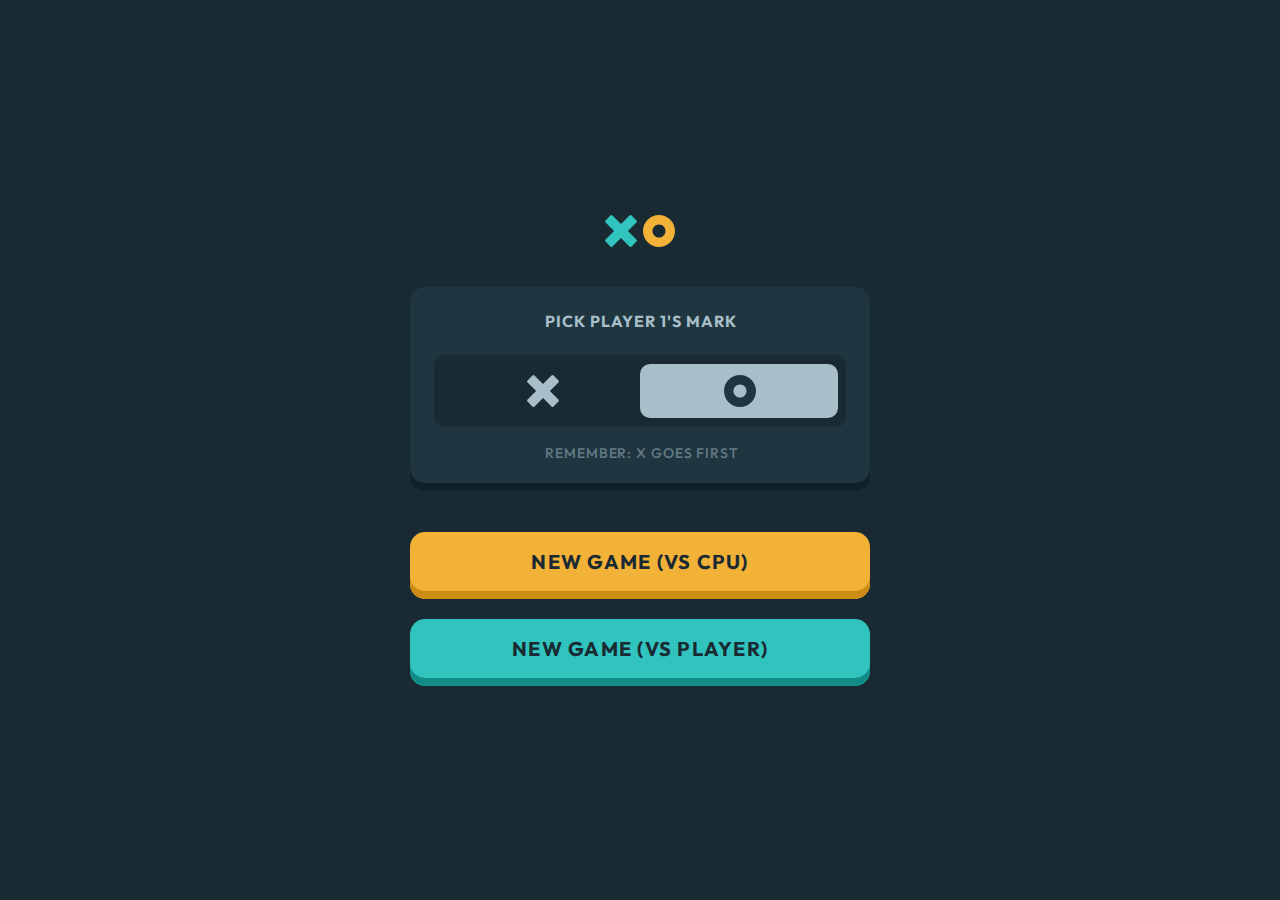
<file: index.html>
<!DOCTYPE html>
<html lang="en">
<head>
  <meta charset="UTF-8">
  <meta http-equiv="X-UA-Compatible" content="IE=edge">
  <meta name="viewport" content="width=device-width, initial-scale=1.0">
  <script src="./js/index.js" defer type="module"></script>
  <link rel="stylesheet" href="./css/index.css" id="estilos">
  <link rel="stylesheet" href="./css/GameView.css" id="estilos">
  <link rel="preconnect" href="https://fonts.googleapis.com">
  <link rel="preconnect" href="https://fonts.gstatic.com" crossorigin>
  <link href="https://fonts.googleapis.com/css2?family=Outfit:wght@700&display=swap" rel="stylesheet">  

  <title>Document</title>
</head>
<body>
  <main>
    <div class="container">
      <div class="game-menu">
        <div class="game-menu-header">
          <img src="./images/icons/icon-x-bright-green.svg" alt="">
          <img src="./images/icons/icon-o-bright-yellow.svg" alt="">
        </div>
  
        <div class="game-menu-marks">
          <h1>PICK PLAYER 1'S MARK</h1>
          <div class="mark-choices o" id="mark_choice_container"> 

            <div class="mark-choices-choice x" id="player's_choice_x">
                <svg viewBox = "0 0 64 64" xmlns="http://www.w3.org/2000/svg" class="x"><path class = "x" d="M15.002 1.147 32 18.145 48.998 1.147a3 3 0 0 1 4.243 0l9.612 9.612a3 3 0 0 1 0 4.243L45.855 32l16.998 16.998a3 3 0 0 1 0 4.243l-9.612 9.612a3 3 0 0 1-4.243 0L32 45.855 15.002 62.853a3 3 0 0 1-4.243 0L1.147 53.24a3 3 0 0 1 0-4.243L18.145 32 1.147 15.002a3 3 0 0 1 0-4.243l9.612-9.612a3 3 0 0 1 4.243 0Z" fill="#A8BFC9"/></svg>
            </div>

            <div class="mark-choices-choice o" id="player's_choice_o">

              <svg viewBox = "0 0 64 64" xmlns="http://www.w3.org/2000/svg" class="o"><path class="o" d="M32 0c17.673 0 32 14.327 32 32 0 17.673-14.327 32-32 32C14.327 64 0 49.673 0 32 0 14.327 14.327 0 32 0Zm0 18.963c-7.2 0-13.037 5.837-13.037 13.037 0 7.2 5.837 13.037 13.037 13.037 7.2 0 13.037-5.837 13.037-13.037 0-7.2-5.837-13.037-13.037-13.037Z" fill="#1F3641"/></svg>

            </div>

          </div>
          <label>REMEMBER: X GOES FIRST</label>
        </div>

        <div class="game-menu-cta">
          <button class="button-orange large" id="button_orange">
            <i>NEW GAME (VS CPU)</i>
          </button>    
            <button class="button-green large" id="button_green">
              <i>NEW GAME (VS PLAYER)</i>
            </button>  
        </div>
        <div class="modal" id="modal">
          <div class="modal_content">
            <form action = "GameView.html" id="formPlayerVsPlayer">
              <p class="player-1-input">
                <label>Player 1</label>
                <input type="text" name="" id="input_player_1" placeholder="Name">
              </p>
              <p class="player-2-input">
                <label>Player 2</label>
                <input type="text" name="" id="input_player_2" placeholder="Name">
              </p>
              <button type = "submit" id="button_modal">Continue</button>
            </form>
          </div>
        </div>
      </div>  
    </div>
  </main>
</body>
</html>
</file>
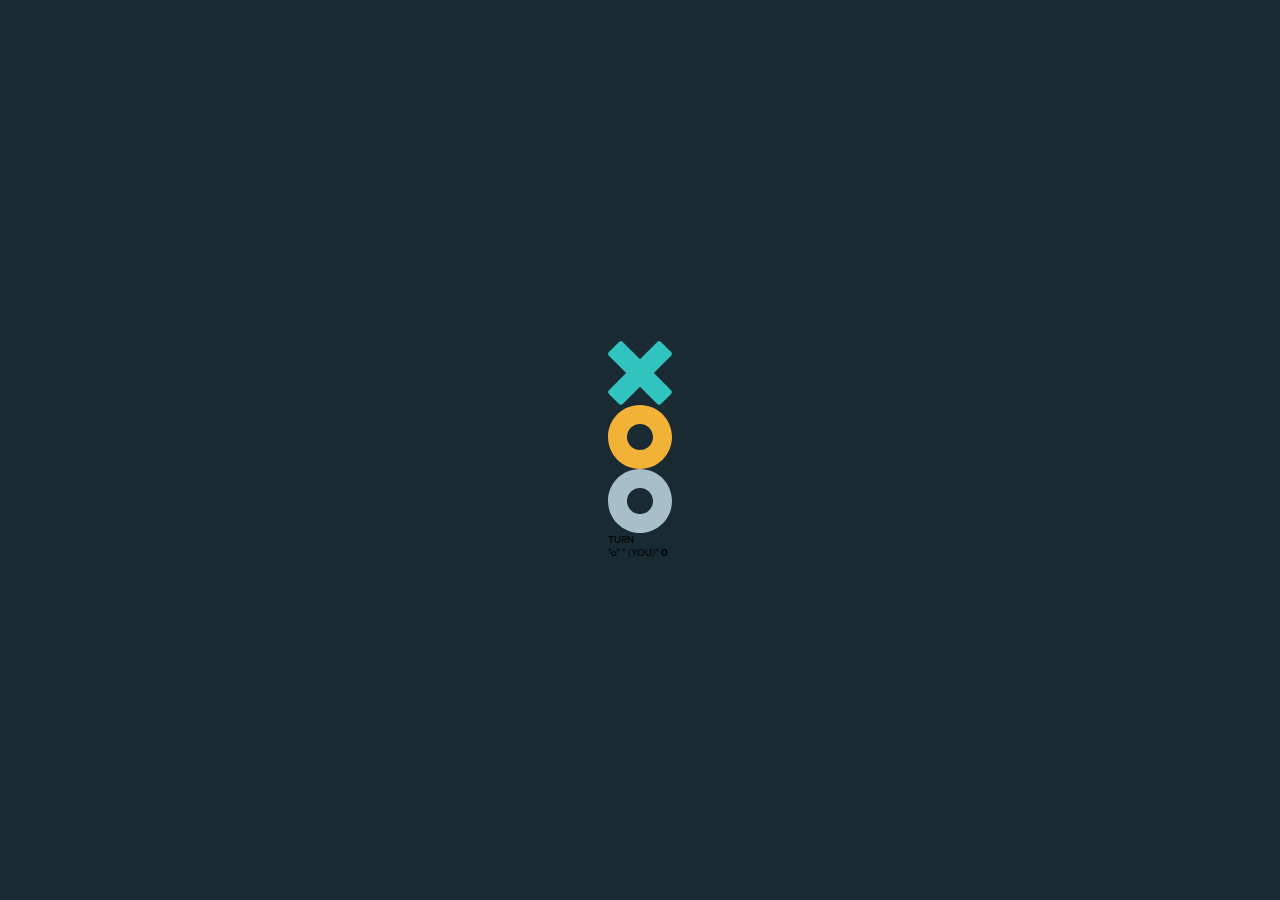
<file: CpuVsPlayer.html>
<!DOCTYPE html>
<html lang="en">
<head>
  <meta charset="UTF-8">
  <meta http-equiv="X-UA-Compatible" content="IE=edge">
  <meta name="viewport" content="width=device-width, initial-scale=1.0">
  <link rel="stylesheet" href="./css/CpuVsPlayer.css">
  <link rel="preconnect" href="https://fonts.googleapis.com">
  <link rel="preconnect" href="https://fonts.gstatic.com" crossorigin>
  <link href="https://fonts.googleapis.com/css2?family=Outfit:wght@700&display=swap" rel="stylesheet">  

  <title>Document</title>
</head>
<body>
  <main>
    <div class="container">

      <div class="Game_Container">

        <div class="Game_Container_Header">

          <div class="Left_Side_Container">
            <div class="Left_Side">
              <img src="./images/icons/icon-x-bright-green.svg" alt="">
              <img src="./images/icons/icon-o-bright-yellow.svg" alt="">
            </div>
          </div>

          <div class="Center_Container">
            <div class="Center">
              <img src="./images/icons/icon-o-grey.svg" alt="">
              <label >TURN</label>
            </div>
          </div>

          <div class="Right_Side_Container">
              <div class="Right_Side">

              </div>
          </div>

        </div>

        <div class="Grid_Container">

          <div class="game_board_cell empty"></div>
          <div class="game_board_cell empty"></div>
          <div class="game_board_cell empty"></div>
          <div class="game_board_cell empty"></div>
          <div class="game_board_cell empty"></div>
          <div class="game_board_cell empty"></div>
          <div class="game_board_cell empty"></div>
          <div class="game_board_cell empty"></div>
          <div class="game_board_cell empty"></div>

        </div>

        <div class="Score_Container">

          <div class="Human_Wins">
            <div>
              <label>"o"
                " (YOU)"
              </label>
              <b>0</b>
            </div>
          </div>

          <div class="Ties">
            <div>
              
            </div>
          </div>

          <div class="Pc_Wins">
            <div>
              
            </div>
          </div>

        </div>

      </div>
    </div>
  </main>
</body>
</html>
</file>
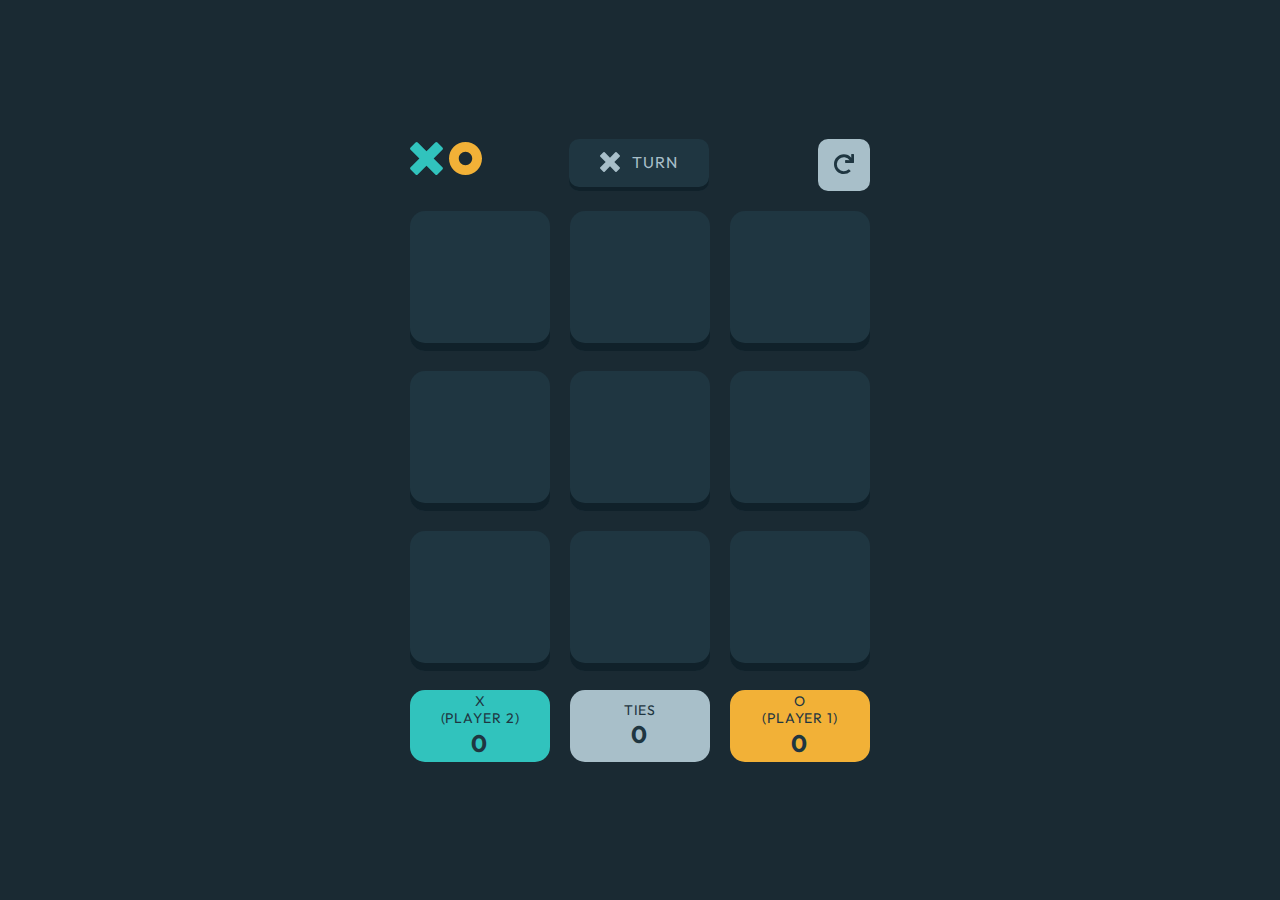
<file: PlayerVsPlayer.html>
<!DOCTYPE html>
<html lang="en">
<head>
  <meta charset="UTF-8">
  <meta http-equiv="X-UA-Compatible" content="IE=edge">
  <meta name="viewport" content="width=device-width, initial-scale=1.0">
  <script src="./js/PlayerVsPlayer.js" defer></script>
  <link rel="stylesheet" href="./css/PlayerVsPlayer.css">
  <link rel="preconnect" href="https://fonts.googleapis.com">
  <link rel="preconnect" href="https://fonts.gstatic.com" crossorigin>
  <link href="https://fonts.googleapis.com/css2?family=Outfit:wght@700&display=swap" rel="stylesheet">  

  <title>Document</title>
</head>
<body>
  <main>
    <div class="container">
      <div class="game-container">
        <div class="game-container-header">
          <div class="left-side-container">
            <div class="left-side">
              <img src="./images/icons/icon-x-bright-green.svg" alt="">
              <img src="./images/icons/icon-o-bright-yellow.svg" alt="">
            </div>
          </div>

          <div class="center-container">
            <div class="center">
              <img src="./images/icons/icon-x-grey.svg" alt="" id="turn_figure">
              <label>TURN</label>
            </div>
          </div>

          <div class="right-side-container">
            <button class="right-side-button icon">
              <div>
                <img src="./images/icons/icon-restart.svg" alt="">
              </div>
            </button>
          </div>

        </div>

        <div class="grid-container">

          <div class="game-board-cell empty" id="00"></div>
          <div class="game-board-cell empty" id="01"></div>
          <div class="game-board-cell empty" id="02"></div>
          <div class="game-board-cell empty" id="10"></div>
          <div class="game-board-cell empty" id="11"></div>
          <div class="game-board-cell empty" id="12"></div>
          <div class="game-board-cell empty" id="20"></div>
          <div class="game-board-cell empty" id="21"></div>
          <div class="game-board-cell empty" id="22"></div>

        </div>

        <div class="score-container">

          <div class="game-scores x-wins">
              <label>x</label>
              <label id="x_player">(player 1)</label>
              <b>0</b>
          </div>

          <div class="game-scores ties">
              <label>TIES</label>
              <b>0</b>
          </div>

          <div class="game-scores o-wins">
              <label>o</label>
              <label id="o_player">(player 2)</label>
              <b>0</b>
          </div>
        </div>

      </div>
    </div>
  </main>
</body>
</html>
</file>
<file: css/index.css>
@import './base/root.css';
@import './base/reset.css';
@import './base/global.css';
@import './components/FirstView.css';
@import './media-queries/media-queriesFV.css';
</file>
<file: css/GameView.css>
@import './base/root.css';
@import './base/reset.css';
@import './base/global.css';
@import './components/SecondView.css';
@import './media-queries/media-queriesSV.css';
</file>
<file: css/CpuVsPlayer.css>
@import './base/root.css';
@import './base/reset.css';
@import './base/global.css';
@import './components/SecondView.css';
@import './media-queries/media-queriesSV.css';
</file>
<file: css/PlayerVsPlayer.css>
@import './base/root.css';
@import './base/reset.css';
@import './base/global.css';
@import './components/SecondView.css';
@import './media-queries/media-queriesSV.css';
</file>
